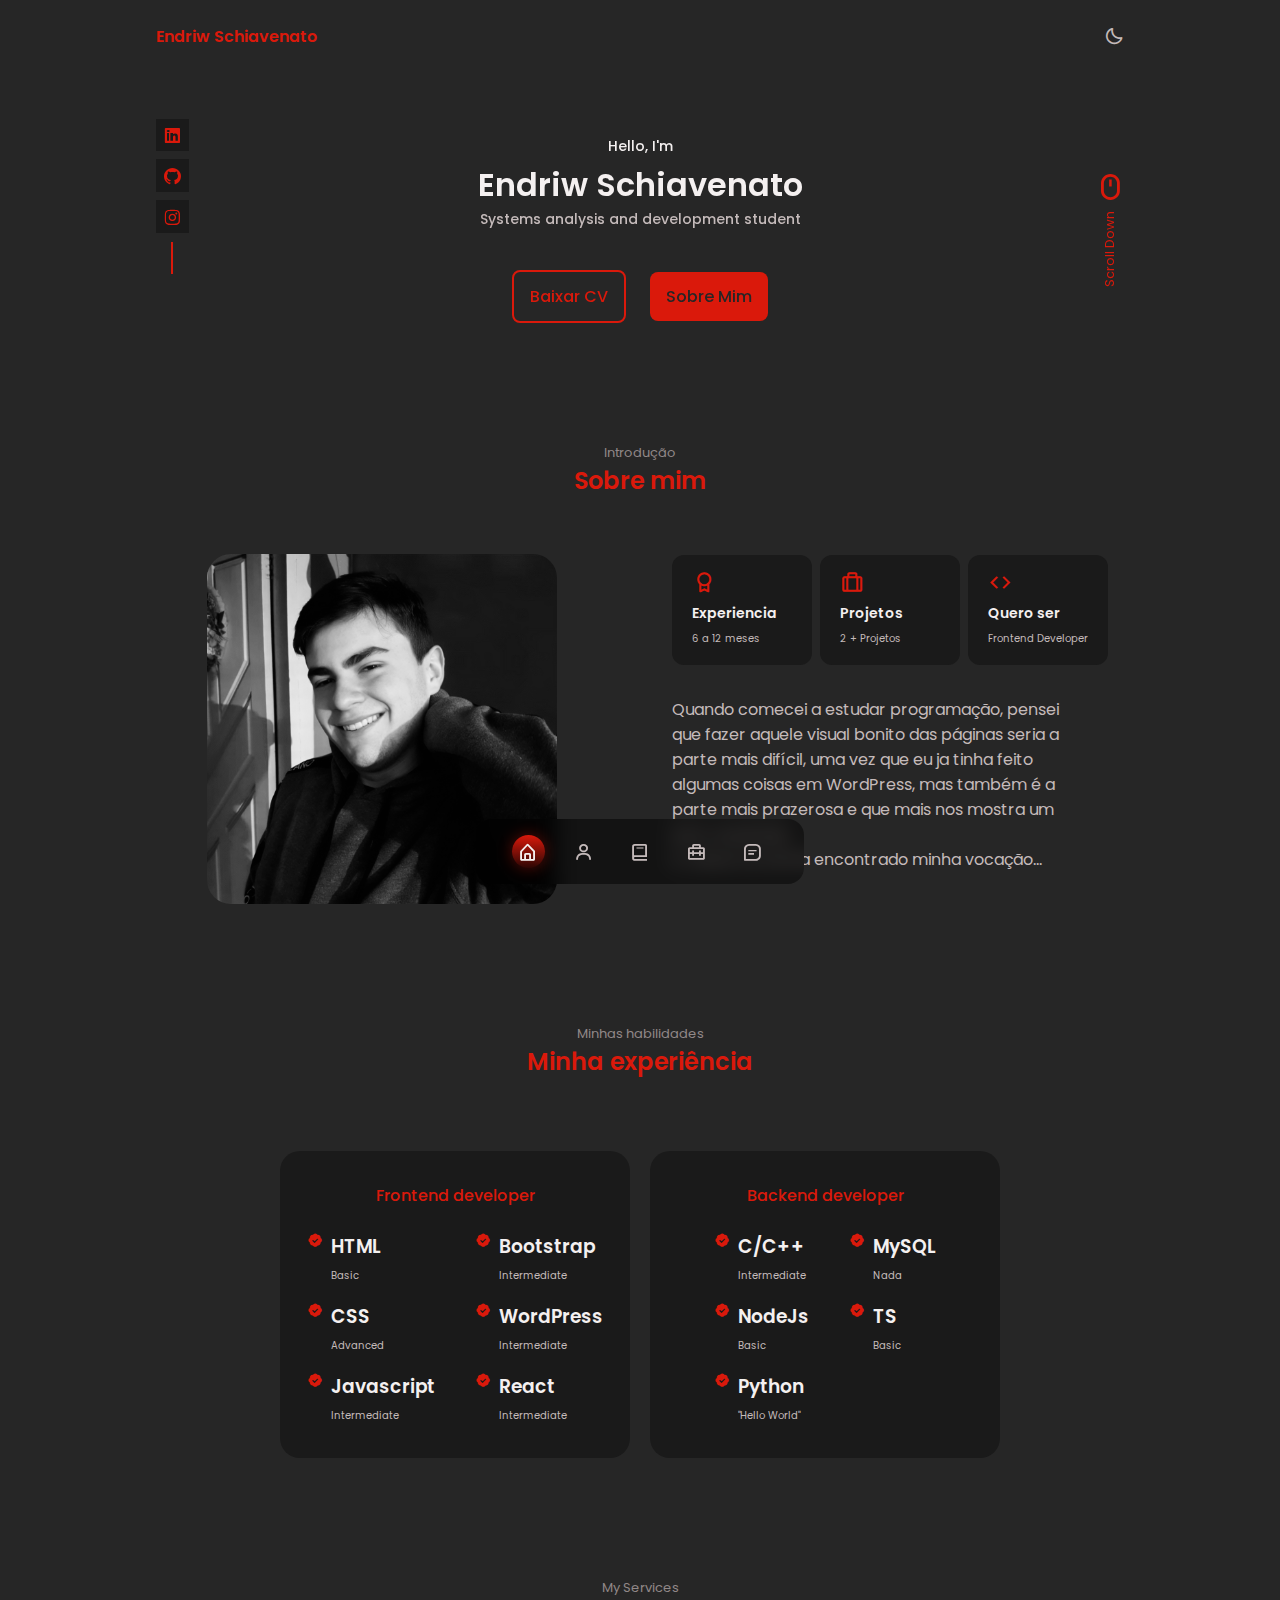
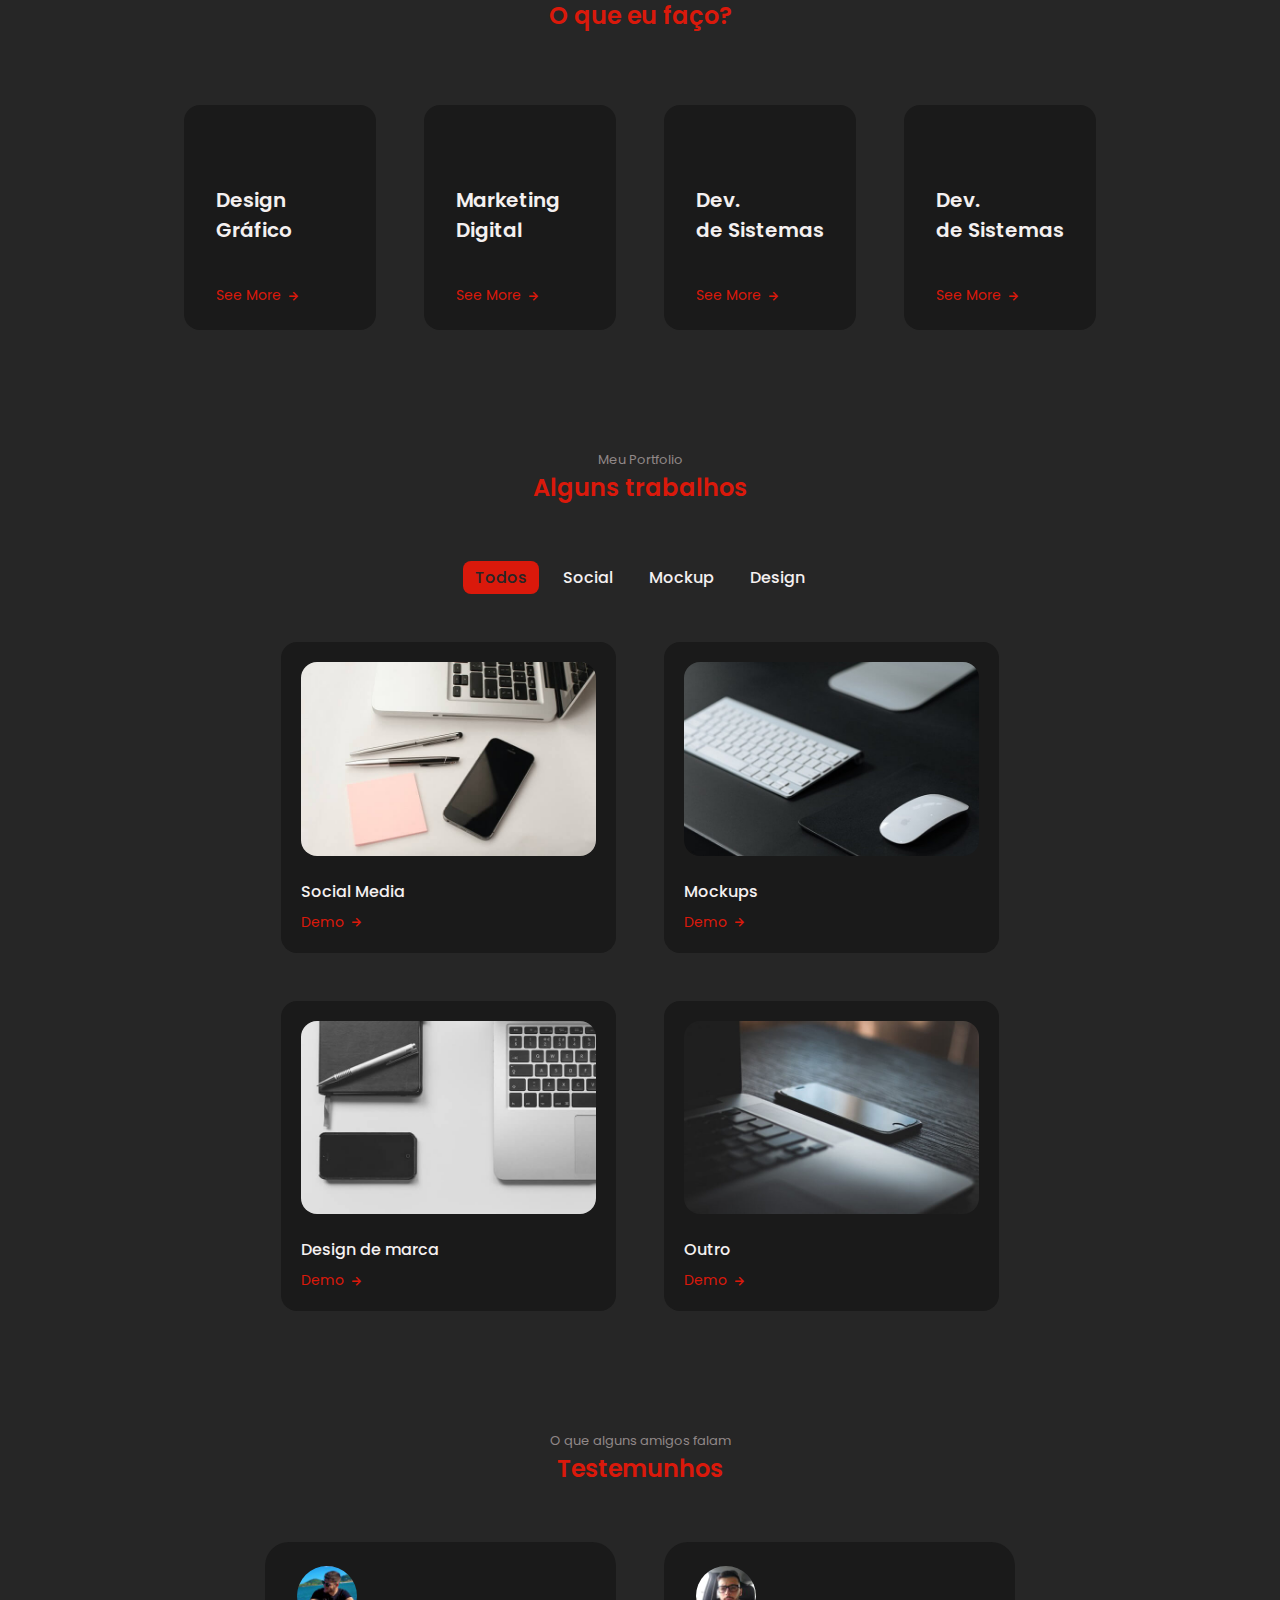
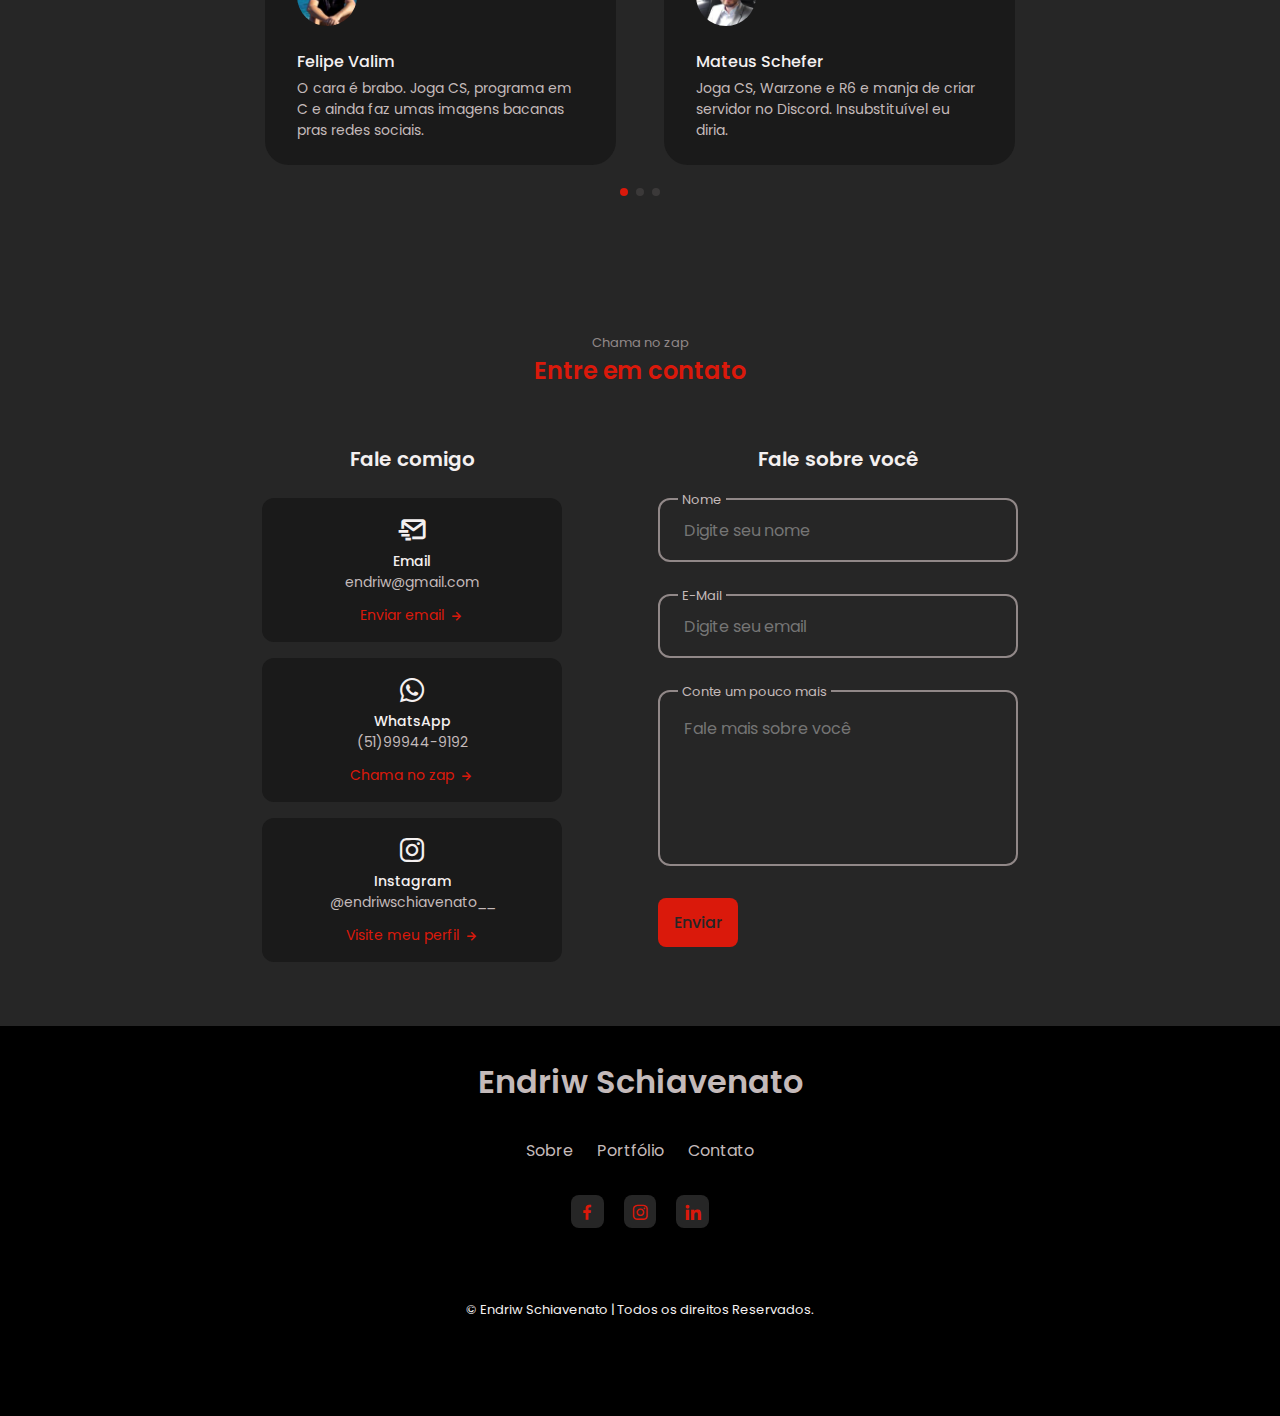
<file: index.html>
<!DOCTYPE html>
<html lang="pt-BR">
<head>
  <meta charset="UTF-8">
  <meta http-equiv="X-UA-Compatible" content="IE=edge">
  <meta name="viewport" content="width=device-width, initial-scale=1.0">

  <!-- FAVICON -->
  <link rel="shortcut icon" href="assets/img/favicon.png">

  <!-- BOXICONS -->
  <link href='https://unpkg.com/boxicons@2.1.2/css/boxicons.min.css' rel='stylesheet'>
  
  <!-- jQuery -->
  <script src="https://ajax.googleapis.com/ajax/libs/jquery/3.6.0/jquery.min.js"></script>

  <!-- SWIPER CSS -->
  <link rel="stylesheet" href="assets/css/swiper-bundle.min.css">

  <!-- CSS -->
  <link rel="stylesheet" href="assets/css/styles.css">
  <title>Endriw Schiavenato | Web developer</title>
</head>
<body>
  <!-- HEADER -->
  <header class="header" id="header">
    <nav class="nav container">
      <a href="#" class="nav__logo">Endriw Schiavenato</a>

      <div class="nav__menu">
        <ul class="nav__list">
          <li class="nav__item">
            <a href="#home" class="nav__link active-link">
              <i class='bx bx-home-alt'></i>
            </a>
          </li>

          <li class="nav__item">
            <a href="#sobre" class="nav__link">
              <i class='bx bx-user' ></i>
            </a>
          </li>

          <li class="nav__item">
            <a href="#habilidades" class="nav__link">
              <i class='bx bx-book' ></i>
            </a>
          </li>

          <li class="nav__item">
            <a href="#projetos" class="nav__link">
              <i class='bx bx-briefcase-alt-2' ></i>
            </a>
          </li>

          <li class="nav__item">
            <a href="#contato" class="nav__link">
              <i class='bx bx-message-square-detail' ></i>
            </a>
          </li>
        </ul>
      </div>

      <!-- Darkmode -->
      <i class="bx bx-moon change-theme" id="theme-button"></i>
    </nav>
  </header>

  <!-- MAIN -->
  <main class="main">
    <!-- HOME -->
    <section class="home section" id="home">
      <div class="home__container container grid">
        <div class="home__data">
          <span class="home__greeting">Hello, I'm</span>
          <h1 class="home__name">Endriw Schiavenato</h1>
          <h3 class="home__education">Systems analysis and development student</h3>

          <div class="home__buttons">
            <a href="assets/pdf/curriculo Endriw Schiavenato.pdf" download="Curriculo Endriw Schiavenato" class="button button--ghost">
              Baixar CV
            </a>
            <a href="#sobre" class="button">Sobre Mim</a>
          </div>
        </div>

        <div class="home__social">
          <a href="https://www.linkedin.com/in/endriwschiavenato/" target="_blank" class="home__social-link">
            <i class="bx bxl-linkedin-square"></i>
          </a>

          <a href="https://github.com/endriwschiavenato" target="_blank" class="home__social-link">
            <i class="bx bxl-github"></i>
          </a>

          <a href="https://www.instagram.com/endriwmoraes__/" target="_blank" class="home__social-link">
            <i class="bx bxl-instagram"></i>
          </a>
        </div>

        <a href="#sobre" class="home__scroll">
          <i class="bx bx-mouse home__scroll-icon"></i>
          <span class="home__scroll-name">Scroll Down</span>
        </a>
      </div>
    </section>

    <!-- SRE OB-->
    <section class="about section" id="sobre">
      <span class="section__subtitle">Introdução</span>
      <h2 class="section__title">Sobre mim</h2>

      <div class="about__container container grid">
        <img src="assets/img/sobre/sobre.jpeg" alt="" class="about__img">

        <div class="about__data">
          <div class="about__info">
            <div class="about__box">
              <i class='bx bx-award about__icon' ></i>
              <h3 class="about__title">Experiencia</h3>
              <span class="about__subtitle">6 a 12 meses</span>
            </div>

            <div class="about__box">
              <i class='bx bx-briefcase-alt about__icon' ></i>
              <h3 class="about__title">Projetos</h3>
              <span class="about__subtitle">2 + Projetos</span>
            </div>

            <div class="about__box">
              <i class='bx bx-expand-horizontal about__icon'></i>
              <h3 class="about__title">Quero ser</h3>
              <span class="about__subtitle">Frontend Developer</span>
            </div>
          </div>

          <p class="about__description">
            Quando comecei a estudar programação, pensei que fazer
            aquele visual bonito das páginas seria a parte mais difícil, 
            uma vez que eu ja tinha feito algumas coisas em WordPress, 
            mas também é a parte mais prazerosa e que mais nos mostra 
            um bom resultado.<br> É, talvez eu tenha encontrado minha vocação...
          </p>
        </div>
      </div>
    </section>

    <!-- HABILIDADES -->
    <section class="skills section" id="habilidades">
      <span class="section__subtitle">Minhas habilidades</span>
      <h2 class="section__title">Minha experiência</h2>

      <div class="skills__container container grid">
        <div class="skills__content">
          <h3 class="skills__title">Frontend developer</h3>

          <div class="skills__box">
            <div class="skills__group">
              <div class="skills__data">
                <i class='bx bxs-badge-check' ></i>

                <div>
                  <h3 class="skills__name">HTML</h3>
                  <span class="skills__level">Basic</span>
                </div>
              </div>

              <div class="skills__data">
                <i class='bx bxs-badge-check' ></i>

                <div>
                  <h3 class="skills__name">CSS</h3>
                  <span class="skills__level">Advanced</span>
                </div>
              </div>

              <div class="skills__data">
                <i class='bx bxs-badge-check' ></i>

                <div>
                  <h3 class="skills__name">Javascript</h3>
                  <span class="skills__level">Intermediate</span>
                </div>
              </div>
            </div>

            <div class="skills__group">
              <div class="skills__data">
                <i class='bx bxs-badge-check' ></i>

                <div>
                  <h3 class="skills__name">Bootstrap</h3>
                  <span class="skills__level">Intermediate</span>
                </div>
              </div>

              <div class="skills__data">
                <i class='bx bxs-badge-check' ></i>

                <div>
                  <h3 class="skills__name">WordPress</h3>
                  <span class="skills__level">Intermediate</span>
                </div>
              </div>

              <div class="skills__data">
                <i class='bx bxs-badge-check' ></i>

                <div>
                  <h3 class="skills__name">React</h3>
                  <span class="skills__level">Intermediate</span>
                </div>
              </div>
            </div>
          </div>
        </div>

        <div class="skills__content">
          <h3 class="skills__title">Backend developer</h3>

          <div class="skills__box">
            <div class="skills__group">
              <div class="skills__data">
                <i class='bx bxs-badge-check' ></i>

                <div>
                  <h3 class="skills__name">C/C++</h3>
                  <span class="skills__level">Intermediate</span>
                </div>
              </div>

              <div class="skills__data">
                <i class='bx bxs-badge-check' ></i>

                <div>
                  <h3 class="skills__name">NodeJs</h3>
                  <span class="skills__level">Basic</span>
                </div>
              </div>

              <div class="skills__data">
                <i class='bx bxs-badge-check' ></i>

                <div>
                  <h3 class="skills__name">Python</h3>
                  <span class="skills__level">"Hello World"</span>
                </div>
              </div>
            </div>

            <div class="skills__group">
              <div class="skills__data">
                <i class='bx bxs-badge-check' ></i>

                <div>
                  <h3 class="skills__name">MySQL</h3>
                  <span class="skills__level">Nada</span>
                </div>
              </div>

              <div class="skills__data">
                <i class='bx bxs-badge-check' ></i>

                <div>
                  <h3 class="skills__name">TS</h3>
                  <span class="skills__level">Basic</span>
                </div>
              </div>
            </div>
          </div>
        </div>
      </div>
    </section>

    <!-- SERVIÇOS -->
    <section class="services section">
      <span class="section__subtitle">My Services</span>
      <h2 class="section__title">O que eu faço?</h2>

      <div class="services__container container grid">
        <div class="services__card">
          <h3 class="services__title">Design <br> Gráfico</h3>

          <span class="services__button">
            See More <i class='bx bx-right-arrow-alt services__icon'></i>
          </span>

          <div class="services__modal">
            <div class="services__modal-content">
              <i class='bx bx-x services__modal-close'></i>

              <h3 class="services__modal-title">Design Gráfico</h3>
              <p class="services__modal-description">
                Trabalho com criação e manipulação de imagens para
                redes sociais, criação de identidade visual, logos, etc...
              </p>

              <ul class="services__modal-list">
                <li class="services__modal-item">
                  <i class='bx bx-check services__modal-icon' ></i>
                  <p class="services__modal-info">
                    Criação de logo.
                  </p>
                </li>

                <li class="services__modal-item">
                  <i class='bx bx-check services__modal-icon' ></i>
                  <p class="services__modal-info">
                    Social Media.
                  </p>
                </li>

                <li class="services__modal-item">
                  <i class='bx bx-check services__modal-icon' ></i>
                  <p class="services__modal-info">
                    Manipulação de imagens.
                  </p>
                </li>

                <li class="services__modal-item">
                  <i class='bx bx-check services__modal-icon' ></i>
                  <p class="services__modal-info">Posiciono sua marca através de imagens.</p>
                </li>

                <li class="services__modal-item">
                  <i class='bx bx-check services__modal-icon' ></i>
                  <p class="services__modal-info">Mockups para marcas</p>
                </li>
              </ul>
            </div>
          </div>
        </div>

        <div class="services__card">
          <h3 class="services__title">Marketing <br> Digital</h3>

          <span class="services__button">
            See More <i class='bx bx-right-arrow-alt services__icon'></i>
          </span>

          <div class="services__modal">
            <div class="services__modal-content">
              <i class='bx bx-x services__modal-close' ></i>

              <h3 class="services__modal-title">Marketing Digital</h3>
              <p class="services__modal-description">
                Ajudo o seu negócio a fazer mais vendas com tráfego pago.
              </p>

              <ul class="services__modal-list">
                <li class="services__modal-item">
                  <i class='bx bx-check services__modal-icon' ></i>
                  <p class="services__modal-info">
                    Criação de estratégias.
                  </p>
                </li>

                <li class="services__modal-item">
                  <i class='bx bx-check services__modal-icon' ></i>
                  <p class="services__modal-info">
                    Desenvolvimento de campanha.
                  </p>
                </li>

                <li class="services__modal-item">
                  <i class='bx bx-check services__modal-icon' ></i>
                  <p class="services__modal-info">
                    Analise de dados.
                  </p>
                </li>

                <li class="services__modal-item">
                  <i class='bx bx-check services__modal-icon' ></i>
                  <p class="services__modal-info">
                    Mais vendas.
                  </p>
                </li>

                <li class="services__modal-item">
                  <i class='bx bx-check services__modal-icon' ></i>
                  <p class="services__modal-info">
                    Mais clientes.
                  </p>
                </li>
              </ul>
            </div>
          </div>
        </div>

        <div class="services__card">
          <h3 class="services__title">Dev. <br> de Sistemas</h3>

          <span class="services__button">
            See More <i class='bx bx-right-arrow-alt services__icon'></i>
          </span>

          <div class="services__modal">
            <div class="services__modal-content">
              <i class='bx bx-x services__modal-close'></i>

              <h3 class="services__modal-title">Desenvolvimento de sistemas</h3>
              <p class="services__modal-description">
                Ainda não sou um grande programador, mas almejo ser um bom programador
                e assim que possível abrir mão de trabalhar com o marketing, ninguém
                merece trabalhar com marketing...
              </p>

              <ul class="services__modal-list">
                <li class="services__modal-item">
                  <i class='bx bx-check services__modal-icon' ></i>
                  <p class="services__modal-info">
                    Alguns algoritmos em C e JS.
                  </p>
                </li>

                <li class="services__modal-item">
                  <i class='bx bx-check services__modal-icon' ></i>
                  <p class="services__modal-info">
                    Algumas paginas bonitinhas em HTML, CSS e JS.
                  </p>
                </li>

                <li class="services__modal-item">
                  <i class='bx bx-check services__modal-icon' ></i>
                  <p class="services__modal-info">
                    Algumas coisinhas em WordPress.
                  </p>
                </li>
              </ul>
            </div>
          </div>
        </div>

        <div class="services__card">
          <h3 class="services__title">Dev. <br> de Sistemas</h3>

          <span class="services__button">
            See More <i class='bx bx-right-arrow-alt services__icon'></i>
          </span>

          <div class="services__modal">
            <div class="services__modal-content">
              <i class='bx bx-x services__modal-close'></i>

              <h3 class="services__modal-title">Desenvolvimento de sistemas</h3>
              <p class="services__modal-description">
                Ainda não sou um grande programador, mas almejo ser um bom programador
                e assim que possível abrir mão de trabalhar com o marketing, ninguém
                merece trabalhar com marketing...
              </p>

              <ul class="services__modal-list">
                <li class="services__modal-item">
                  <i class='bx bx-check services__modal-icon' ></i>
                  <p class="services__modal-info">
                    Alguns algoritmos em C e JS.
                  </p>
                </li>

                <li class="services__modal-item">
                  <i class='bx bx-check services__modal-icon' ></i>
                  <p class="services__modal-info">
                    Algumas paginas bonitinhas em HTML, CSS e JS.
                  </p>
                </li>

                <li class="services__modal-item">
                  <i class='bx bx-check services__modal-icon' ></i>
                  <p class="services__modal-info">
                    Algumas coisinhas em WordPress.
                  </p>
                </li>
              </ul>
            </div>
          </div>
        </div>
      </div>
    </section>

    <!-- Projetos -->
    <section class="work section" id="projetos">
      <span class="section__subtitle">Meu Portfolio</span>
      <h2 class="section__title">Alguns trabalhos</h2>

      <div class="work__filters">
        <span class="work__item active-work" data-filter='all'>Todos</span>
        <span class="work__item" data-filter='.socialMedia'>Social</span>
        <span class="work__item" data-filter='.mockups'>Mockup</span>
        <span class="work__item" data-filter='.designMarca'>Design</span>
      </div>

      <div class="work__container container grid">
        <div class="work__card mix socialMedia">
          <img src="assets/img/serviços/work1.jpg" alt="" class="work__img">

          <h3 class="work__title">Social Media</h3>

          <a href="#" class="work__button">
            Demo <i class='bx bx-right-arrow-alt work__icon' ></i>
          </a>
        </div>

        <div class="work__card mix mockups">
          <img src="assets/img/serviços/work2.jpg" alt="" class="work__img">

          <h3 class="work__title">Mockups</h3>

          <a href="#" class="work__button">
            Demo <i class='bx bx-right-arrow-alt work__icon' ></i>
          </a>
        </div>

        <div class="work__card mix designMarca">
          <img src="assets/img/serviços/work3.jpg" alt="" class="work__img">

          <h3 class="work__title">Design de marca</h3>

          <a href="#" class="work__button">
            Demo <i class='bx bx-right-arrow-alt work__icon' ></i>
          </a>
        </div>

        <div class="work__card mix web">
          <img src="assets/img/serviços/work4.jpg" alt="" class="work__img">

          <h3 class="work__title">Outro</h3>

          <a href="#" class="work__button">
            Demo <i class='bx bx-right-arrow-alt work__icon' ></i>
          </a>
        </div>
      </div>
    </section>

    <!-- TESTEMUNHOS -->
    <section class="testimonial section">
      <span class="section__subtitle">O que alguns amigos falam</span>
      <h2 class="section__title">Testemunhos</h2>

      <div class="testimonial__container container swiper">
        <div class="swiper-wrapper">
          <div class="testimonial__card swiper-slide">
            <img src="assets/img/testemunho/felipe.jpg" alt="" class="testimonial__img">

            <h3 class="testimonial__name">Felipe Valim</h3>
            <p class="testimonial__description">
              O cara é brabo. Joga CS, programa em C e ainda faz
              umas imagens bacanas pras redes sociais.
            </p>
          </div>

          <div class="testimonial__card swiper-slide">
            <img src="assets/img/testemunho/mateus.jpg" alt="" class="testimonial__img">

            <h3 class="testimonial__name">Mateus Schefer</h3>
            <p class="testimonial__description">
              Joga CS, Warzone e R6 e manja de criar servidor no
              Discord. Insubstituível eu diria.
            </p>
          </div>

          <div class="testimonial__card swiper-slide">
            <img src="assets/img/testemunho/leo.jpg" alt="" class="testimonial__img">

            <h3 class="testimonial__name">Léo Souza</h3>
            <p class="testimonial__description">
              Consegue jogar com o cara mais toxico do cenário BR de
              CS:GO. A paciência em pessoa.
            </p>
          </div>
        </div>

        <div class="swiper-pagination"></div>
      </div>
    </section>

    <!-- Contato -->
    <section class="contact section" id="contato">
      <span class="section__subtitle">Chama no zap</span>
      <h2 class="section__title">Entre em contato</h2>

      <div class="contact__container container grid">
        <div class="contact__content">
          <h3 class="contact__title">Fale comigo</h3>

          <div class="contact__info">
            <div class="contact__card">
              <i class='bx bx-mail-send contact__card-icon' ></i>
              <h3 class="contact__card-title">Email</h3>
              <span class="contact__card-data">endriw@gmail.com</span>

              <a href="mailto:endriwm.schiavenato@gmail.com?" target="_blank" class="contact__button">
                Enviar email <i class='bx bx-right-arrow-alt contact__button-icon' ></i>
              </a>
            </div>

            <div class="contact__card">
              <i class='bx bxl-whatsapp contact__card-icon' ></i>
              <h3 class="contact__card-title">WhatsApp</h3>
              <span class="contact__card-data">(51)99944-9192</span>

              <a href="https://api.whatsapp.com/send?phone=5551999449192" target="_blank" class="contact__button">
                Chama no zap <i class='bx bx-right-arrow-alt contact__button-icon' ></i>
              </a>
            </div>

            <div class="contact__card">
              <i class='bx bxl-instagram contact__card-icon' ></i>
              <h3 class="contact__card-title">Instagram</h3>
              <span class="contact__card-data">@endriwschiavenato__</span>

              <a href="https://www.instagram.com/endriwmoraes__/" target="_blank" class="contact__button">
                Visite meu perfil <i class='bx bx-right-arrow-alt contact__button-icon' ></i>
              </a>
            </div>
          </div>
        </div>

        <div class="contact__content">
          <h3 class="contact__title">Fale sobre você</h3>

          <form action="" class="contact__form">
            <div class="contact__form-div">
              <label for="" class="contact__form-tag">Nome</label>
              <input type="text" placeholder="Digite seu nome" class="contact__form-imput">
            </div>

            <div class="contact__form-div">
              <label for="" class="contact__form-tag">E-Mail</label>
              <input type="email" placeholder="Digite seu email" id="emailImput" class="contact__form-imput">
            </div>

            <div class="contact__form-div contact__form-area">
              <label for="" class="contact__form-tag">Conte um pouco mais</label>
              <textarea name="" id="" cols="30" rows="10" placeholder="Fale mais sobre você" class="contact__form-imput"></textarea>
            </div>

            <button class="button" onclick= verificaEmail() >Enviar</button>
          </form>
        </div>
      </div>
    </section>
  </main>

  <!-- FOOTER -->
  <footer class="footer">
    <div class="footer__container container">
      <h1 class="footer__title">Endriw Schiavenato</h1>

      <ul class="footer__list">
        <li>
          <a href="#sobre" class="footer__link">Sobre</a>
        </li>

        <li>
          <a href="#projetos" class="footer__link">Portfólio</a>
        </li>

        <li>
          <a href="#contato" class="footer__link">Contato</a>
        </li>
      </ul>

      <ul class="footer__social">
        <a href="https://www.facebook.com/endriw.schiavenato" target="_blank" class="footer__social-link">
          <i class='bx bxl-facebook' ></i>
        </a>

        <a href="https://www.instagram.com/endriwmoraes__/" target="_blank" class="footer__social-link">
          <i class='bx bxl-instagram' ></i>
        </a>

        <a href="https://www.linkedin.com/in/endriwschiavenato/" target="_blank" class="footer__social-link">
          <i class='bx bxl-linkedin' ></i>
        </a>
      </ul>

      <span class="footer__copy">
        &#169; Endriw Schiavenato | Todos os direitos Reservados.
      </span>
    </div>
  </footer>

  <!-- SCROLL REVEAL -->
  <script src="assets/js/scrollreveal.min.js"></script>

  <!-- SWIPER JS -->
  <script src="assets/js/swiper-bundle.min.js"></script>

  <!-- MIXITUP FILTER -->
  <script src="assets/js/mixitup.min.js"></script>

  <!-- MAIN JS -->
  <script src="assets/js/main.js"></script>
</body>
</html>
</file>
<file: assets/css/styles.css>
/* FONTES */
@import url('https://fonts.googleapis.com/css2?family=Poppins:wght@400;500;600&display=swap');

/* CSS VV */
:root {
  --header-height: 3.5rem;

  /* Cores */
  /* Modo de cor HSL(hue, saturação, brilho */
  /*
      Roxo: hsl(250, 66%, 75%)
      Azul: hsl(207, 90%, 72%)   
      Rosa: hsl(365, 66%, 75%)   
      Vermelho Venediano: hsl(4, 90%, 45%)    
   */

   --first-hue: 4;
   --sat: 90%;
   --lig: 45%;
   --second-hue: 0;

   --first-color: hsl(var(--first-hue), var(--sat), var(--lig));
   --first-color-alt: hsl(var(--first-hue), var(--sat), 41%); /* -4% */
   --title-color: hsl(var(--second-hue), 15%, 95%);
   --text-color: hsl(var(--second-hue), 8%, 75%);
   --text-color-light: hsl(var(--second-hue), 4%, 55%);
   --body-color: hsl(var(--second-hue), 0%, 15%);
   --container-color: hsl(var(--second-hue), 0%, 10%);

  /* Fontes */
  /* .5rem = 8px | 1rem = 16px ... */
  --body-font: 'Poppins', sans-serif;
  --biggest-font-size: 1.75rem;
  --h1-font-size: 1.5rem;
  --h2-font-size: 1.25rem;
  --h3-font-size: 1rem;
  --normal-font-size: .938rem;
  --small-font-size: .813rem;
  --smaller-font-size: .75rem;
  --tiny-font-size: .625rem;

  /* Fonte Bold... */
  --font-medium: 500;
  --font-semibold: 600;

  /* Z-index */
  --z-tooltip: 10;
  --z-fixed: 100;
  --z-modal: 1000;  
}

/* Typo responsiva */
@media screen and (min-width: 968px){
  :root{
  --biggest-font-size: 2.5rem;
  --h1-font-size: 2.25rem;
  --h2-font-size: 1.5rem;
  --h3-font-size: 1.25rem;
  --normal-font-size: 1rem;
  --small-font-size: .875rem;
  --smaller-font-size: .813rem;
  }
}

/* Base */
*{
  box-sizing: border-box;
  padding: 0;
  margin: 0;
}

html{
  scroll-behavior: smooth;
}

body,
button,
input,
textarea{
  font-family: var(--body-font);
  font-size: var(--normal-font-size);
}

body{
  background-color: var(--body-color);
  color: var(--text-color);
  transition: .4s; /* Lightmode */
}

h1,h2,h3{
  color: var(--title-color);
  font-weight: var(--font-semibold);
}

ul{
  list-style: none;
}

a{
  text-decoration: none;
}

button{
  cursor: pointer;
  border: none;
  outline: none;
}

img{
  max-width: 100%;
  height: auto;
}

/* Tema */
.change-theme{
  font-size: 1.25rem;
  cursor: pointer;
  transition: .3s;
}

.change-theme:hover{
  color: var(--first-color);
}

/* Light mode */
body.light-theme{
  --title-color: hsl(var(--second-hue), 15%, 15%);
  --text-color: hsl(var(--second-hue), 8%, 35%);
  --body-color: hsl(var(--second-hue), 100%, 99%);
  --container-color: #fff;
}

/* A cor muda em algumas partes do site em Light Mode */
.light-theme .scroll-header{
  box-sizing: 0 2px 4px hsla(0, 0%, 1%, .1);
}

.light-theme .nav__menu{
  background-color: hsla(var(--second-hue), 32%, 90%, .8);
}

.light-theme .section__subtitle{
  color: var(--text-color);
}

.light-theme .home__social-link{
  box-shadow: 0 2px 8px hsl(var(--second-hue), 48%, 8%, .1);
}

.light-theme .home__social::after,
.light-theme .footer__social-link{
  background-color: var(--body-color);
  box-shadow: 1px 1px 10px rgba(0, 0, 0, 0.3);
}

.light-theme .footer{
  box-shadow: 1px 1px 10px rgba(0, 0, 0, 0.3);
  background-color: hsla(var(--second-hue), 100%, 100%);
}

.light-theme .home__social-link,
.light-theme .home__scroll,
.light-theme .button,
.light-theme .button:hover,
.light-theme .active-work,
.light-theme .footer__title,
.light-theme .footer__link,
.light-theme .footer__copy{
  color: var(--text-color-light);
}

.light-theme .about__box{
  box-shadow: 0 2px 8px hsla(var(--second-hue), 48%, 8%, .1);
}

.light-theme .skills__content,
.light-theme .services__card,
.light-theme .work__card,
.light-theme .testimonial__card,
.light-theme .contact__card{
  box-shadow: 0 2px 16px hsla(var(--second-hue), 48%, 8%, .1);
}

.light-theme::-webkit-scrollbar{
  background-color: hsla(var(--second-hue), 8%, 66%,);
}

.light-theme::-webkit-scrollbar-thumb{
  background-color: hsla(var(--second-hue), 8%, 54%,);
}

.light-theme::-webkit-scrollbar-thumb:hover{
  background-color: hsla(var(--second-hue), 8%, 44%,);
}


/* Classes CSS reutilizaveis */
.container{
  max-width: 968px;
  margin-left: 1rem;
  margin-right: 1rem;
}

.grid{
  display: grid;
  gap: 1.25rem;
}

.main{
  overflow: hidden;
}

.section {
  padding: 4.5rem 0 1rem;
}

.section__title,
.section__subtitle{
  text-align: center;
}

.section__title{
  font-size: var(--h2-font-size);
  color: var(--first-color);
  margin-bottom: 2rem;
}

.section__subtitle{
  display: block;
  font-size: var(--smaller-font-size);
  color: var(--text-color-light);
}

/* Header e Nav */
.header{
  position: fixed;
  top: 0;
  left: 0;
  width: 100%;
  background-color: var(--body-color);
  z-index: var(--z-fixed);
  transition: .4s; /* Lightmode */
}

.nav{
  height: var(--header-height);
  display: flex;
  justify-content: space-between;
  align-items: center;
}

.nav__logo{
  color: var(--first-color);
  font-weight: var(--font-semibold);
  transition: .4s;
}

.nav__logo:hover{
  color: var(--first-color-alt);
}

.nav__menu{
  position: fixed;
  bottom: 1rem;
  background-color: hsla(var(--second-hue), 32%, 0%, .5);
  width: 90%;
  border-radius: 1rem;
  padding: 1rem 2.25rem;
  backdrop-filter: blur(10px);
  transition: .4s; /* Lightmode */
}

.nav__list{
  display: flex;
  justify-content: space-between;
  align-items: center;
}

.nav__link{
  color: var(--text-color);
  font-size: 1.25rem;
  padding: .4rem;
  display: flex;
  border-radius: 5rem;
}

/* active link */
.active-link{
  background: linear-gradient(180deg,
            hsla(var(--first-hue), var(--sat), var(--lig), 1),
            hsla(var(--first-hue), var(--sat), var(--lig), .2)
          );
  box-shadow: 0 0 16px hsl(var(--first-hue), var(--sat), var(--lig), .4);
  color: var(--title-color);
}

/* Trocar fundo do header */
.scroll-header{
  box-shadow: 0 4px 4px hsla(0, 0%, 4%, .3);
}

/* HOME */
.home__container{
  position: relative;
  row-gap: 4.5rem;
  padding-top: 2rem;
}

.home__data{
  text-align: center;
}

.home__greeting,
.home__education{
  font-size: var(--small-font-size);
  font-weight: var(--font-medium);
}

.home__greeting{
  display: block;
  color: var(--title-color);
  margin-bottom: .25rem;
}

.home__education{
  color: var(--text-color);
  margin-bottom: 2.5rem;
}

.home_name{
  font-size: var(--biggest-font-size);
}

.home__buttons{
  display: flex;
  justify-content: center;
  align-items: center;
  gap: 1.5rem;
}

.home__social,
.home__scroll{
  position: absolute;
}

.home__social{
  bottom: 5rem;
  left: auto;
  display: grid;
  row-gap: .5rem;
}

.home__social-link{
  width: max-content;
  background-color: var(--container-color);
  color: var(--first-color);
  padding: .25rem;
  display: flex;
  font-size: 1rem;
  transition: .4s;
}

.home__social-link:hover{
  background-color: var(--first-color);
  color: #fff;
}

.home__social::after{
  content: '';
  width: 32px;
  height: 2px;
  background-color: var(--first-color);
  transform: rotate(90deg) translate(16px, 3px);
}

.home__scroll{
  color: var(--first-color);
  right: -1.5rem;
  bottom: 4rem;
  display: grid;
  row-gap: 2.25rem;
  justify-items: center;
}

.home__scroll-icon{
  font-size: 1.25rem;
}

.home__scroll-name{
  font-size: var(--smaller-font-size);
  transform: rotate(-90deg);
}

/* BOTÕES */
.button{
  display: inline-block;
  background-color: var(--first-color);
  color: var(--body-color);
  padding: .75rem 1rem;
  border-radius: .5rem;
  font-weight: var(--font-medium);
  transition: .4s;
}

.button:hover{
  background-color: var(--first-color-alt);
  color: var(--body-color);
}

.button--ghost{
  background-color: transparent;
  border: 2px solid var(--first-color);
  color: var(--first-color);
}

/* Sobre */
.about__container{
  row-gap: 2.5rem;
}

.about__img{
  width: 220px;
  border-radius: 1.5rem;
  justify-self: center;
}

.about__data{
  text-align: center;
}

.about__info{
  display: grid;
  grid-template-columns: repeat(3, 1fr);
  gap: .5rem;
  margin-bottom: 2rem;
}

.about__box{
  background-color: var(--container-color);
  border-radius: .75rem;
  padding: .75rem .5rem;
}

.about__icon{
  font-size: 1.5rem;
  color: var(--first-color);
  margin-bottom: .5rem;
}

.about__title{
  font-size: var(--small-font-size);
}

.about__subtitle{
  font-size: var(--tiny-font-size);
}

.about__description{
  margin-bottom: 2rem;
}

/* SKILLS */
.skills__container{
  row-gap: 2rem;
  padding-top: 1rem;
}

.skills__content{
  background-color: var(--container-color);
  padding: 1.5rem;
  border-radius: 1.25rem;
}

.skills__title{
  font-size: var(--normal-font-size);
  font-weight: var(--font-medium);
  color: var(--first-color);
  text-align: center;
  margin-bottom: 1.5rem;
}

.skills__box{
  display: flex;
  justify-content: center;
  column-gap: 2.5rem;
}

.skills__group{
  display: grid;
  align-content: flex-start;
  row-gap: 1rem;
}

.skills__data{
  display: flex;
  column-gap: 0.5rem;
}

.skills .bxs-badge-check{
  font-size: 1rem;
  color: var(--first-color);
}

.skills_name{
  font-size: var(--normal-font-size);
  font-weight: var(--font-medium);
  line-height: 18px;
}

.skills__level{
  font-size: var(--tiny-font-size);
}

/* Serviços */
.services__container{
  grid-template-columns: repeat(2, 1fr);
  gap: 1.5rem;
  padding-top: 1rem;
}

.services__card{
  background-color: var(--container-color);
  padding: 3rem 1.5rem;
  border-radius: 1rem;
}

.services__title{
  font-size: var(--h3-font-size);
  margin-bottom: 2.5rem;
}

.services__button{
  color: var(--first-color);
  font-size: var(--small-font-size);
  display: flex;
  align-items: center;
  column-gap: .25rem;
  cursor: pointer;
}

.services__button:hover .services__icon{
  transform: translateX(.25rem);
}

.services__icon{
  font-size: 1rem;
  transition: .4s;
}

/* Modal dos Serviços */
.services__modal{
  position: fixed;
  inset: 0;
  background-color: hsl(var(--second-hue), 28%, 16%, .7);
  padding: 2rem 1rem;
  display: grid;
  place-items: center;
  visibility: hidden;
  opacity: 0;
  transition: .4s;
  z-index: var(--z-modal);
}

.services__modal-content{
  position: relative;
  background-color: var(--body-color);
  padding: 4.5rem 1.5rem 2.5rem;
  border-radius: 1.5rem;
}

.services__modal-title,
.services__modal-description{
  text-align: center;
}

.services__modal-title{
  font-size: var(--h3-font-size);
  color: var(--first-color);
  margin-bottom: 1rem;
}

.services__modal-description{
  font-size: var(--small-font-size);
  margin-bottom: 2rem;
}

.services__modal-list{
  display: grid;
  row-gap: .75rem;
}

.services__modal-item{
  display: flex;
  align-items: flex-start;
  column-gap: .5rem;
}

.services__modal-icon{
  font-size: 1.5rem;
  color: var(--first-color);
}

.services__modal-info{
  font-size: var(--small-font-size);
}

.services__modal-close{
  position: absolute;
  top: 1.5rem;
  right: 1.5rem;
  font-size: 1.5rem;
  color: var(--first-color);
  cursor: pointer;
}

/* active modal */
.active-modal{
  visibility: visible;
  opacity: 1;
}

/* WORK */
.work__container{
  padding-top: 1rem;
}

.work__filters{
  display: flex;
  justify-content: center;
  align-items: center;
  column-gap: .75rem;
  margin-bottom: 2rem;
}

.work__item{
  cursor: pointer;
  color: var(--title-color);
  padding: .25rem .75rem;
  font-weight: var(--font-medium);
  border-radius: .5rem;
}

.work__card{
  background-color: var(--container-color);
  padding: 1rem;
  border-radius: 1rem;
}

.work__img{
  border-radius: 1rem;
  margin-bottom: .75rem;
}

.work__title{
  font-size: var(--normal-font-size);
  font-weight: var(--font-medium);
  margin-bottom: .25rem;
}

.work__button{
  width: max-content;
  color: var(--first-color);
  font-size: var(--small-font-size);
  display: flex;
  align-items: center;
  column-gap: .25rem;
}

.work__button:hover .work__icon{
  transform: translateX(.25rem);
}

.work__icon{
  font-size: 1rem;
  transition: .4s;
}

/* Active Work */
.active-work{
  background-color: var(--first-color);
  color: var(--body-color);
}

/* Testimonial */
.testimonial__card{
  background-color: var(--container-color);
  padding: 1.25rem 1.5rem;
  border-radius: 1.5rem;
  margin-bottom: 3rem;
}

.testimonial__img{
  width: 60px;
  border-radius: 3rem;
  margin-bottom: 1rem;
}

.testimonial__name{
  font-size: var(--normal-font-size);
  font-weight: var(--font-medium);
  margin-bottom: .25rem;
}

.testimonial__description{
  font-size: var(--small-font-size);
}

/* Swiper Class */
.swiper-pagination-bullet{
  background-color: var(--text-color-light);
}

.swiper-pagination-bullet-active{
  background-color: var(--first-color);
}

/* Contact */
.contact__container{
  row-gap: 3rem;
  padding-bottom: 3rem;
}

.contact__title{
  text-align: center;
  font-size: var(--h3-font-size);
  margin-bottom: 1.5rem;
}

.contact__info{
  display: grid;
  gap: 1rem;
}

.contact__card{
  background-color: var(--container-color);
  padding: 1rem;
  border-radius: .75rem;
  text-align: center;
}
.contact__card-icon{
  font-size: 2rem;
  color: var(--title-color);
  margin-bottom: .25rem;
}

.contact__card-title,
.contact__card-data{
  font-size: var(--small-font-size);
}

.contact__card-title{
  font-weight: var(--font-medium);
}

.contact__card-data{
  display: block;
  margin-bottom: .75rem;
}

.contact__button{
  color: var(--first-color);
  font-size: var(--small-font-size);
  display: flex;
  align-items: center;
  justify-content: center;
  column-gap: .25rem;
}

.contact__button:hover .contact__button-icon{
  transform: translateX(.25rem);
}

.contact__button-icon{
  font-size: 1rem;
  transition: .4s;
}

.contact__form-div{
  position: relative;
  margin-bottom: 2rem;
  height: 4rem;
}

.contact__form-imput{
  position: absolute;
  top: 0;
  left: 0;
  width: 100%;
  height: 100%;
  border: 2px solid var(--text-color-light);
  background: none;
  color: var(--text-color);
  outline: none;
  padding: 1.5rem;
  border-radius: .75rem;
  z-index: 1;
}

.contact__form-tag{
  position: absolute;
  top: -.75rem;
  left: 1.25rem;
  font-size: var(--smaller-font-size);
  padding: .25rem;
  background-color: var(--body-color);
  z-index: 10;
}

.contact__form-area{
  height: 11rem;
}

.contact__form-area textarea{
  resize: none;
}

/* Footer */
.footer{
  background-color: hsla(var(--second-hue), 100%, 0%);
}

.footer__container{
  padding: 2rem 0 6rem;
}

.footer__title,
.footer__link{
  color: var(--text-color);
}

.footer__title{
  text-align: center;
  margin-bottom: 2rem;
}

.footer__list{
  display: flex;
  justify-content: center;
  column-gap: 1.5rem;
  margin-bottom: 2rem;
}

.footer__social{
  display: flex;
  justify-content: center;
  column-gap: 1.25rem;
}

.footer__social-link{
  background-color: var(--body-color);
  color: var(--first-color);
  padding: .25rem;
  border-radius: .25rem;
  font-size: 1rem;
  display: inline-flex;
}

.footer__copy{
  display: block;
  margin-top: 4.5rem;
  color: var(--title-color);
  text-align: center;
  font-size: var(--smaller-font-size);
}

/* Scroll bar */
::-webkit-scrollbar{
  width: .6rem;
  border-radius: .5rem;
  background-color: hsl(var(--second-hue), 8%, 38%);
}

::-webkit-scrollbar-thumb{
  background-color: hsl(var(--second-hue), 8%, 26%);
  border-radius: .5rem;
}

::-webkit-scrollbar-thumb:hover{
  background-color: hsl(var(--second-hue), 8%, 20%);
}

/* Dispositivos SM */
@media screen and (max-width: 320px){
  .nav__menu{
    padding: 1rem 1.5rem;
  }

  .home__buttons{
    flex-direction: column;
  }

  .home__img{
    width: 130px;
  }

  .about__info{
    grid-template-columns: repeat(3, 1fr);
  }

  .skills__box{
    column-gap: 1rem;
  }

  .skills__name{
    font-size: var(--small-font-size);
  }

  .services__container{
    grid-template-columns: repeat(1, 160px);
    justify-content: center;
  }

  .work__item{
    font-size: var(--small-font-size);
  }

  .work__filter{
    column-gap: .25rem;
  }
}

/* Dispositivos MD */
@media screen and (min-width: 576px){
  .nav__menu{
    width: 328px;
    left: 0;
    right: 0;
    margin: 0 auto;
  }

  .about__info{
    grid-template-columns: repeat(3, 140px);
    justify-content: center;
  }

  .about__description{
    padding: 0 5rem;
  }

  .skills__container{
    justify-content: center;
  }

  .skills__content{
    padding: 2rem 4rem;
  }

  .services__container{
    grid-template-columns: repeat(4, 160px);
    justify-content: center;
  }

  .services__modal-content{
    width: 500px;
    padding: 4.5rem 2.5rem 2.5rem;
  }

  .services__modal-description{
    padding: 0 3.5rem;
  }

  .work__container{
    justify-content: center;
  }

  .work__img{
    width: 295px;
  }

  .contact__info{
    grid-template-columns: 300px;
    justify-content: center;
  }

  .contact__form{
    width: 360px;
    margin: 0 auto;
  }
}

@media screen and (min-width: 767px){
  .work__container{
    grid-template-columns: repeat(2, max-content);
  }

  .contact__container{
    grid-template-columns: repeat(2, max-content);
    justify-content: center;
    column-gap: 3rem;
  }
}

/* Dispositivos LG */
@media screen and (min-width: 992px){
  .container{
    margin-left: auto;
    margin-right: auto;
  }

  .section{
    padding: 6.5rem 0 1rem;
  }

  .section__title{
    margin-bottom: 3.5rem;
  }

  .nav{
    height: calc(var(--header-height) + 1rem);
  }

  .home__img{
    width: 220px;
  }

  .home__social-link{
    padding: .4rem;
    font-size: 1.25rem;
  }

  .home__social::after{
    transform: rotate(90deg) translate(16px, 0);
  }

  .home__scroll-icon{
    font-size: 2rem;
  }

  .about__container{
    grid-template-columns: repeat(2, 1fr);
    align-items: center;
    column-gap: 4rem;
  }

  .about__img{
    width: 350px;
  }

  .about__data{
    text-align: initial;
  }

  .about__info{
    justify-content: initial;
  }

  .about__box{
    align-items: center;
    padding: 1rem 1.25rem;
  }

  .about__description{
    padding: 0 4rem 0 0;
    margin-bottom: 2.rem;
  }

  .skills__container{
    grid-template-columns: repeat(2, 350px);
  }

  .services__container{
    grid-template-columns: repeat(4, 192px);
    column-gap: 3rem;
  }

  .services__card{
    padding: 5rem 2rem 1.5rem;
  }

  .work__container{
    gap: 3rem;
  }

  .work__card{
    padding: 1.25rem;
  }

  .work__img{
    margin-bottom: 1rem;
  }

  .work__title{
    margin-bottom: .5rem;
  }

  .testimonial__container{
    width: 750px;
  }

  .testimonial__card{
    padding: 1.5rem 2rem;
  }

  .contact__container{
    column-gap: 6rem;
  }

  .footer__social-link{
    font-size: 1.25rem;
    padding: .4rem;
    border-radius: .5rem;
  }
}
</file>
